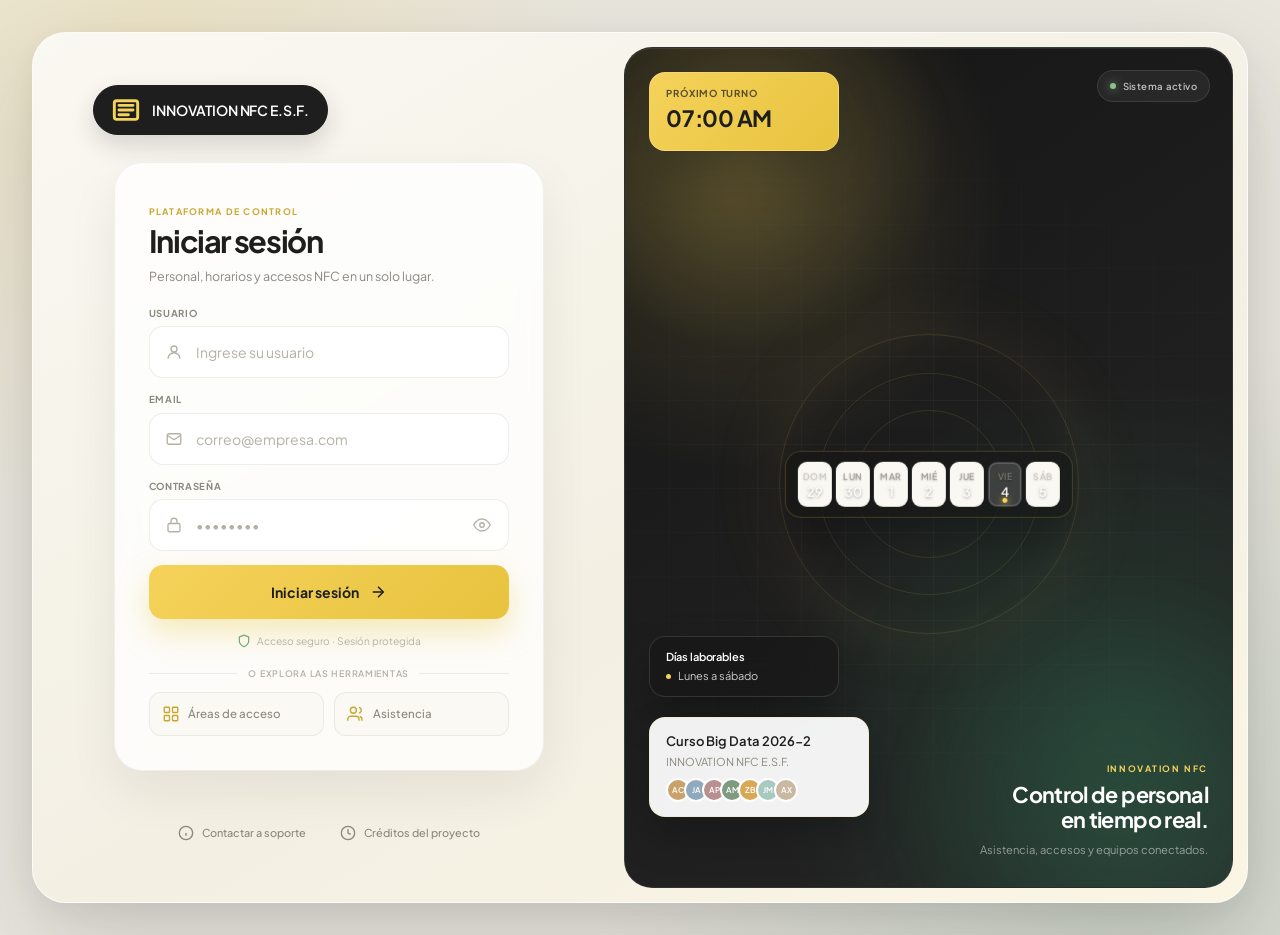
<file: index.html>
<!DOCTYPE html>
<html lang="es">
<head>
  <meta charset="UTF-8">
  <meta name="viewport" content="width=device-width, initial-scale=1.0">
  <meta name="description" content="INNOVATION NFC E.S.F - Sistema de Control de Personal">
  <meta name="theme-color" content="#FAF8F2">
  <title>INNOVATION NFC E.S.F — Iniciar Sesión</title>

  <link rel="preconnect" href="https://fonts.googleapis.com">
  <link rel="preconnect" href="https://fonts.gstatic.com" crossorigin>
  <link href="https://fonts.googleapis.com/css2?family=Plus+Jakarta+Sans:wght@400;500;600;700;800&display=swap" rel="stylesheet">

  <link rel="stylesheet" href="css/styles.css?v=20261102-login">

  <link rel="icon" type="image/svg+xml" href="data:image/svg+xml,%3Csvg xmlns='http://www.w3.org/2000/svg' viewBox='0 0 32 32'%3E%3Crect width='32' height='32' rx='8' fill='%23F5D25A'/%3E%3Ctext x='16' y='22' font-family='Arial' font-size='16' font-weight='bold' text-anchor='middle' fill='%231E1E1E'%3EN%3C/text%3E%3C/svg%3E">
</head>
<body class="login-page">
  <a href="#login-form" class="skip-link">Saltar al formulario principal</a>

  <main class="login-shell" role="main">
    <!-- ===== Left: Formulario ===== -->
    <section class="login-left" id="login-left">
      <div class="login-logo" aria-label="INNOVATION NFC E.S.F">
        <svg width="28" height="28" viewBox="0 0 24 24" fill="none" stroke="currentColor" stroke-width="2.5" stroke-linecap="round" stroke-linejoin="round" aria-hidden="true">
          <rect x="2" y="4" width="20" height="16" rx="2"/>
          <path d="M6 8h12M6 12h12M6 16h8"/>
        </svg>
        <span>INNOVATION NFC E.S.F.</span>
      </div>

      <div class="login-center">
        <div class="login-card">
          <header class="login-header">
            <span class="login-kicker">Plataforma de control</span>
            <h1 class="login-title">Iniciar sesión</h1>
            <p class="login-subtitle">Personal, horarios y accesos NFC en un solo lugar.</p>
          </header>

          <!-- Alert container -->
          <div id="login-alert" aria-live="polite"></div>

          <form id="login-form" class="login-form" novalidate>
            <div class="form-group">
              <label for="usuario" class="form-label">Usuario</label>
              <div class="login-input-wrap">
                <svg class="login-input-icon" viewBox="0 0 24 24" fill="none" stroke="currentColor" stroke-width="1.8" aria-hidden="true">
                  <circle cx="12" cy="8" r="4"/>
                  <path d="M4 21a8 8 0 0 1 16 0"/>
                </svg>
                <input
                  type="text"
                  id="usuario"
                  name="usuario"
                  class="form-input"
                  placeholder="Ingrese su usuario"
                  autocomplete="username"
                  required
                >
              </div>
              <div class="form-error" id="usuario-error" aria-live="polite"></div>
            </div>

            <div class="form-group">
              <label for="email" class="form-label">Email</label>
              <div class="login-input-wrap">
                <svg class="login-input-icon" viewBox="0 0 24 24" fill="none" stroke="currentColor" stroke-width="1.8" aria-hidden="true">
                  <rect x="3" y="5" width="18" height="14" rx="2"/>
                  <path d="m3 7 9 6 9-6"/>
                </svg>
                <input
                  type="email"
                  id="email"
                  name="email"
                  class="form-input"
                  placeholder="correo@empresa.com"
                  autocomplete="email"
                  autocapitalize="off"
                  required
                >
              </div>
              <div class="form-error" id="email-error" aria-live="polite"></div>
            </div>

            <div class="form-group">
              <label for="password" class="form-label">Contraseña</label>
              <div class="login-input-wrap">
                <svg class="login-input-icon" viewBox="0 0 24 24" fill="none" stroke="currentColor" stroke-width="1.8" aria-hidden="true">
                  <rect x="4" y="10" width="16" height="11" rx="2"/>
                  <path d="M8 10V7a4 4 0 0 1 8 0v3"/>
                </svg>
                <input
                  type="password"
                  id="password"
                  name="password"
                  class="form-input"
                  placeholder="••••••••"
                  autocomplete="current-password"
                  required
                >
                <button
                  type="button"
                  id="toggle-password"
                  class="input-toggle"
                  aria-label="Mostrar contraseña"
                  aria-pressed="false"
                >
                  <svg viewBox="0 0 24 24" fill="none" stroke="currentColor" stroke-width="1.8" width="18" height="18" aria-hidden="true">
                    <path d="M1 12s4-8 11-8 11 8 11 8-4 8-11 8-11-8-11-8z"/>
                    <circle cx="12" cy="12" r="3"/>
                  </svg>
                </button>
              </div>
              <div class="form-error" id="password-error" aria-live="polite"></div>
            </div>

            <button type="submit" id="login-submit" class="login-submit">
              <span>Iniciar sesión</span>
              <svg viewBox="0 0 24 24" fill="none" stroke="currentColor" stroke-width="2" aria-hidden="true">
                <line x1="5" y1="12" x2="19" y2="12"/>
                <polyline points="12 5 19 12 12 19"/>
              </svg>
            </button>
            <p class="login-security">
              <svg viewBox="0 0 24 24" fill="none" stroke="currentColor" stroke-width="2" aria-hidden="true">
                <path d="M12 22s8-4 8-10V5l-8-3-8 3v7c0 6 8 10 8 10z"/>
              </svg>
              Acceso seguro · Sesión protegida
            </p>
          </form>

          <div class="login-divider"><span>o explora las herramientas</span></div>

          <div class="login-social">
            <a href="areas.html" class="login-social-btn" aria-label="Áreas de acceso">
              <svg viewBox="0 0 24 24" fill="none" stroke="currentColor" stroke-width="1.8" aria-hidden="true">
                <rect x="3" y="3" width="7" height="7" rx="1"/>
                <rect x="14" y="3" width="7" height="7" rx="1"/>
                <rect x="3" y="14" width="7" height="7" rx="1"/>
                <rect x="14" y="14" width="7" height="7" rx="1"/>
              </svg>
              <span>Áreas de acceso</span>
            </a>
            <a href="asistencia.html" class="login-social-btn" aria-label="Asistencia">
              <svg viewBox="0 0 24 24" fill="none" stroke="currentColor" stroke-width="1.8" aria-hidden="true">
                <path d="M16 21v-2a4 4 0 0 0-4-4H5a4 4 0 0 0-4 4v2"/>
                <circle cx="8.5" cy="7" r="4"/>
                <path d="M20 21v-2a4 4 0 0 0-3-3.87"/>
                <path d="M16 3.13a4 4 0 0 1 0 7.75"/>
              </svg>
              <span>Asistencia</span>
            </a>
          </div>
        </div>
      </div>

      <footer class="login-foot">
        <button type="button" class="login-foot-btn" id="support-btn" aria-label="Contactar a soporte" aria-haspopup="dialog">
          <svg width="16" height="16" viewBox="0 0 24 24" fill="none" stroke="currentColor" stroke-width="2" aria-hidden="true">
            <circle cx="12" cy="12" r="10"/>
            <path d="M12 16v-4M12 8h.01"/>
          </svg>
          <span>Contactar a soporte</span>
        </button>
        <button type="button" class="login-foot-btn" id="credits-btn" aria-label="Créditos del proyecto" aria-haspopup="dialog">
          <svg width="16" height="16" viewBox="0 0 24 24" fill="none" stroke="currentColor" stroke-width="2" aria-hidden="true">
            <path d="M12 22c5.523 0 10-4.477 10-10S17.523 2 12 2 2 6.477 2 12s4.477 10 10 10z"/>
            <path d="M12 6v6l4 2"/>
          </svg>
          <span>Créditos del proyecto</span>
        </button>
      </footer>
    </section>

    <!-- ===== Right: Visual NFC futurista (100% CSS, sin imagen externa) ===== -->
    <section class="login-right" aria-hidden="true">
      <div class="login-visual-grid"></div>
      <div class="login-visual-glow login-visual-glow-gold"></div>
      <div class="login-visual-glow login-visual-glow-green"></div>
      <div class="login-visual-orbit"><span>NFC</span></div>
      <div class="login-visual-status"><span class="login-status-dot"></span> Sistema activo</div>

      <div class="visual-content">
        <!-- Tarjeta amarilla: Próximo turno (solo la hora) -->
        <div class="float-card task-card" id="card-task">
          <div class="task-card-title">Próximo turno</div>
          <div class="task-card-time" id="task-time">07:00 AM</div>
        </div>

        <!-- Tarjeta marrón: solo días laborables (compacta) -->
        <div class="float-card dark-card" id="card-workdays">
          <div class="dark-card-title">Días laborables</div>
          <div class="dark-card-shift" id="workdays">Lunes a sábado</div>
        </div>

        <!-- Calendario semanal: Lunes a Domingo (español) -->
        <div class="week-strip" id="week-strip" aria-label="Calendario de la semana">
          <!-- Se genera por JS -->
        </div>

        <!-- Tarjeta blanca: Curso Big Data 2026-2 -->
        <div class="float-card meeting-card" id="card-project">
          <div class="meeting-card-title">Curso Big Data 2026-2</div>
          <div class="meeting-card-time" id="project-desc">INNOVATION NFC E.S.F.</div>
          <div class="meeting-card-avatars" id="project-avatars"></div>
        </div>

        <div class="login-visual-caption">
          <span class="visual-caption-kicker">INNOVATION NFC</span>
          <strong>Control de personal<br>en tiempo real.</strong>
          <small>Asistencia, accesos y equipos conectados.</small>
        </div>
      </div>
    </section>
  </main>

  <!-- Modales: OCULTOS por defecto (hidden + .oculto). Solo el JS los abre. -->
  <div class="modal-overlay oculto" id="modal-support" role="dialog" aria-modal="true" aria-labelledby="modal-support-title" aria-hidden="true" hidden>
    <div class="modal-card login-modal">
      <div class="modal-header">
        <div>
          <span class="modal-eyebrow">Soporte</span>
          <h2 id="modal-support-title">Contactar a Soporte</h2>
        </div>
        <button type="button" class="modal-close" aria-label="Cerrar">✕</button>
      </div>
      <div class="modal-body">
        <p style="color:var(--color-text-secondary);margin-bottom:16px;">¿Necesitas ayuda? Completa el formulario y te responderemos pronto.</p>
        <form id="support-form" class="modal-form">
          <div class="form-group">
            <label for="support-name" class="form-label">Tu nombre</label>
            <input type="text" id="support-name" class="form-input" placeholder="Nombre y apellido" required>
          </div>
          <div class="form-group">
            <label for="support-email" class="form-label">Tu email</label>
            <input type="email" id="support-email" class="form-input" placeholder="tu@email.com" required>
          </div>
          <div class="form-group">
            <label for="support-subject" class="form-label">Asunto</label>
            <input type="text" id="support-subject" class="form-input" placeholder="¿En qué podemos ayudarte?" required>
          </div>
          <div class="form-group">
            <label for="support-message" class="form-label">Mensaje</label>
            <textarea id="support-message" class="form-input" rows="4" placeholder="Describe tu problema..." required></textarea>
          </div>
          <button type="submit" class="btn btn-primary btn-block">Enviar ticket</button>
        </form>
      </div>
    </div>
  </div>

  <div class="modal-overlay oculto" id="modal-credits" role="dialog" aria-modal="true" aria-labelledby="modal-credits-title" aria-hidden="true" hidden>
    <div class="modal-card login-modal">
      <div class="modal-header">
        <div>
          <span class="modal-eyebrow">Proyecto</span>
          <h2 id="modal-credits-title">Créditos del Proyecto</h2>
        </div>
        <button type="button" class="modal-close" aria-label="Cerrar">✕</button>
      </div>
      <div class="modal-body">
        <div class="credits-content">
          <h3 style="margin-bottom:12px;color:var(--color-text-primary);">INNOVATION NFC E.S.F.</h3>
          <p style="color:var(--color-text-secondary);margin-bottom:16px;font-size:0.9rem;">Sistema de Control de Personal y Accesos con Tecnología NFC</p>
          <div class="credits-grid">
            <div class="credit-item">
              <svg width="20" height="20" viewBox="0 0 24 24" fill="none" stroke="currentColor" stroke-width="2" style="color:var(--color-accent-500);"><path d="M12 22c5.523 0 10-4.477 10-10S17.523 2 12 2 2 6.477 2 12s4.477 10 10 10z"/><path d="M12 6v6l4 2"/></svg>
              <span>Desarrollo: Equipo INNOVATION NFC</span>
            </div>
            <div class="credit-item">
              <svg width="20" height="20" viewBox="0 0 24 24" fill="none" stroke="currentColor" stroke-width="2" style="color:var(--color-accent-500);"><rect x="2" y="3" width="20" height="14" rx="2"/><path d="M8 21h8M12 17v4"/></svg>
              <span>Frontend: HTML5, CSS3, JavaScript ES6+</span>
            </div>
            <div class="credit-item">
              <svg width="20" height="20" viewBox="0 0 24 24" fill="none" stroke="currentColor" stroke-width="2" style="color:var(--color-accent-500);"><path d="M4 7V4h16v3"/><path d="M9 20h6"/><path d="M12 4v16"/></svg>
              <span>Persistencia: localStorage del navegador</span>
            </div>
            <div class="credit-item">
              <svg width="20" height="20" viewBox="0 0 24 24" fill="none" stroke="currentColor" stroke-width="2" style="color:var(--color-accent-500);"><path d="M21 12.79A9 9 0 1 1 11.21 3 7 7 0 0 0 21 12.79z"/></svg>
              <span>Tecnología NFC: Web NFC API</span>
            </div>
          </div>
          <p style="margin-top:20px;padding-top:16px;border-top:1px solid var(--color-border-light);font-size:0.8rem;color:var(--color-text-tertiary);text-align:center;">Versión 1.0.0 — 2026</p>
        </div>
      </div>
    </div>
  </div>

  <script src="js/theme.js" defer></script>
  <script src="js/nfc-reader.js" defer></script>
  <script src="js/session.js" defer></script>
  <script src="js/login.js" defer></script>
</body>
</html>
</file>
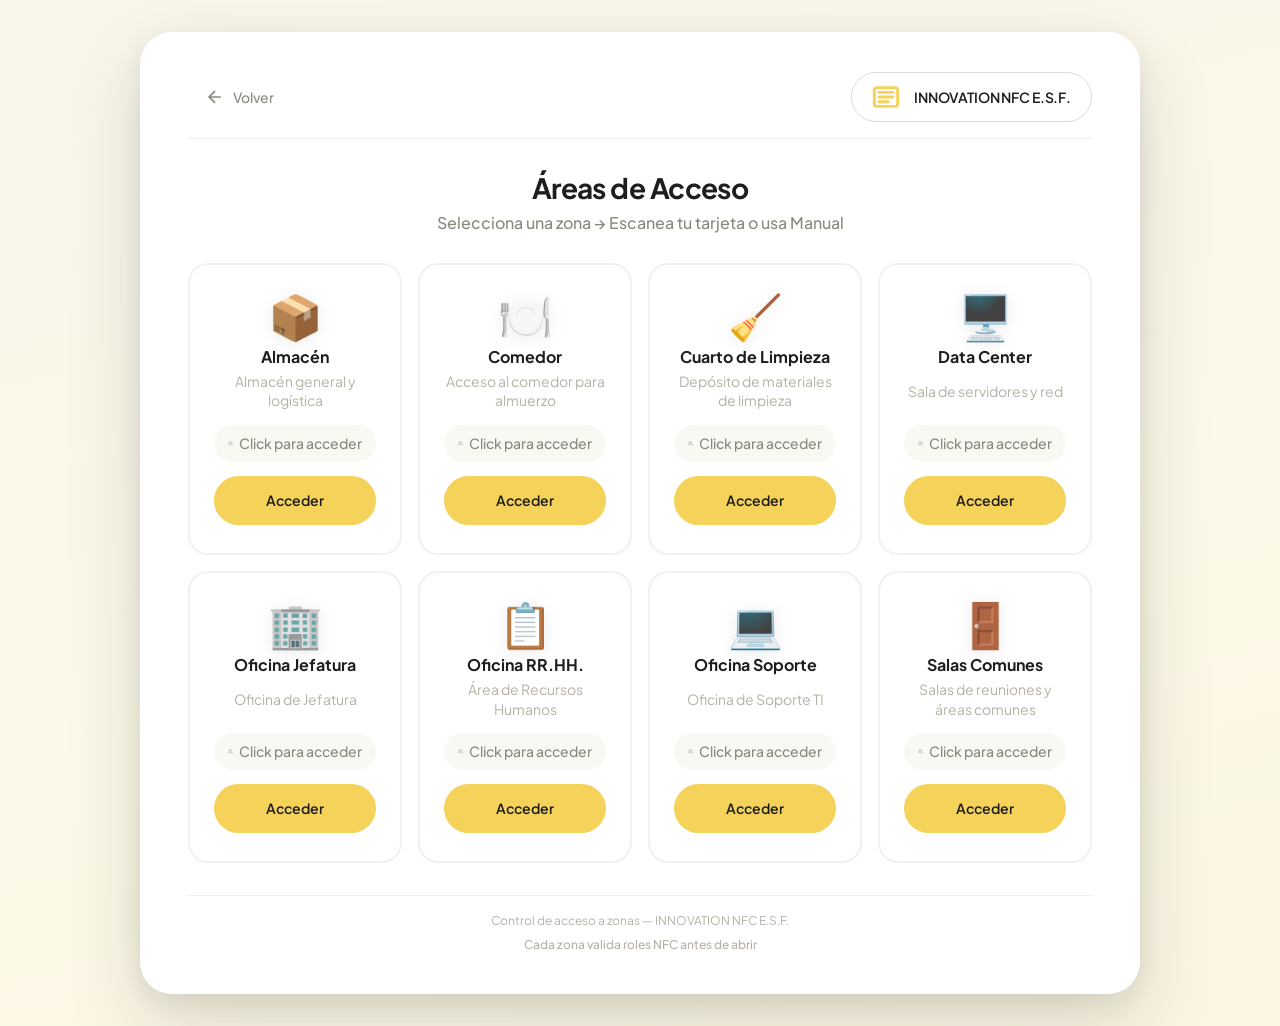
<file: areas.html>
<!DOCTYPE html>
<html lang="es">
<head>
  <meta charset="UTF-8">
  <meta name="viewport" content="width=device-width, initial-scale=1.0">
  <meta name="description" content="INNOVATION NFC E.S.F - Áreas de Acceso (Control NFC)">
  <meta name="theme-color" content="#FAF8F2">
  <title>Áreas de Acceso - INNOVATION NFC E.S.F</title>

  <link rel="preconnect" href="https://fonts.googleapis.com">
  <link rel="preconnect" href="https://fonts.gstatic.com" crossorigin>
  <link href="https://fonts.googleapis.com/css2?family=Plus+Jakarta+Sans:wght@400;500;600;700;800&display=swap" rel="stylesheet">

  <link rel="stylesheet" href="css/styles.css">

  <link rel="icon" type="image/svg+xml" href="data:image/svg+xml,%3Csvg xmlns='http://www.w3.org/2000/svg' viewBox='0 0 32 32'%3E%3Crect width='32' height='32' rx='8' fill='%23F5D25A'/%3E%3Ctext x='16' y='22' font-family='Arial' font-size='16' font-weight='bold' text-anchor='middle' fill='%231E1E1E'%3EN%3C/text%3E%3C/svg%3E">
</head>
<body class="nfc-page">
  <a href="#main-content" class="skip-link">Saltar al contenido principal</a>

  <main id="main-content" class="nfc-shell" role="main">
    <!-- Header -->
    <header class="nfc-header">
      <a href="index.html" class="nfc-back" aria-label="Volver al login">
        <svg width="20" height="20" viewBox="0 0 24 24" fill="none" stroke="currentColor" stroke-width="2" aria-hidden="true">
          <path d="M19 12H5M12 5l-7 7 7 7"/>
        </svg>
        <span>Volver</span>
      </a>
      <div class="nfc-logo" aria-label="INNOVATION NFC E.S.F">
        <svg width="28" height="28" viewBox="0 0 24 24" fill="none" stroke="currentColor" stroke-width="2.5" stroke-linecap="round" stroke-linejoin="round" aria-hidden="true">
          <rect x="2" y="4" width="20" height="16" rx="2"/>
          <path d="M6 8h12M6 12h12M6 16h8"/>
        </svg>
        <span>INNOVATION NFC E.S.F.</span>
      </div>
    </header>

    <!-- Grid de zonas -->
    <section class="areas-grid-section" aria-labelledby="areas-title">
      <header class="areas-header">
        <h1 id="areas-title" class="areas-title">Áreas de Acceso</h1>
        <p class="areas-subtitle">Selecciona una zona → Escanea tu tarjeta o usa Manual</p>
      </header>

      <div class="areas-grid" id="areasGrid" role="list">
        <!-- Se genera por JS -->
      </div>
    </section>

    <footer class="nfc-footer">
      <p>Control de acceso a zonas — INNOVATION NFC E.S.F.</p>
      <p class="nfc-footer-hint">Cada zona valida roles NFC antes de abrir</p>
    </footer>
  </main>

  <!-- ===== MODAL: Método (Escanear NFC / Manual) ===== -->
  <div class="nfc-modal-overlay oculto" id="modalMetodo" role="dialog" aria-modal="true" aria-labelledby="modalMetodoTitle" hidden>
    <div class="nfc-modal-card">
      <div class="nfc-modal-header">
        <h3 id="modalMetodoTitle">Acceso a zona</h3>
        <button type="button" class="nfc-modal-close" aria-label="Cancelar">✕</button>
      </div>
      <div class="nfc-modal-body" style="display:flex;flex-direction:column;gap:12px;">
        <p style="color:var(--color-text-secondary);margin:0;font-size:.9rem;text-align:center;">
          Zona: <strong id="modalMetodoZona" style="color:var(--color-text-primary);"></strong>
        </p>
        
        <!-- Opción 1: Escanear NFC -->
        <button type="button" class="nfc-metodo-btn nfc-metodo-btn--nfc" id="btnMetodoNFC">
          <span style="font-size:2rem;">📡</span>
          <div style="flex:1;">
            <strong style="color:var(--color-text-primary);display:block;margin-bottom:4px;">Escanear tarjeta NFC</strong>
            <small style="color:var(--color-text-tertiary);">Acerca tu tarjeta al lector de la zona</small>
          </div>
        </button>

        <!-- Opción 2: Manual -->
        <button type="button" class="nfc-metodo-btn nfc-metodo-btn--manual" id="btnMetodoManual">
          <span style="font-size:2rem;">👤</span>
          <div style="flex:1;">
            <strong style="color:var(--color-text-primary);display:block;margin-bottom:4px;">Seleccionar empleado manualmente</strong>
            <small style="color:var(--color-text-tertiary);">Elige de la lista (50 empleados, 7 reales primero)</small>
          </div>
        </button>
      </div>
    </div>
  </div>

  <!-- ===== SUB-MODAL: Escaneo NFC ===== -->
  <div class="nfc-modal-overlay oculto" id="modalEscaneo" role="dialog" aria-modal="true" aria-labelledby="scanTextEscaneo" aria-live="assertive" hidden>
    <div class="nfc-modal-card nfc-modal-card--scan" style="max-width:340px;">
      <button type="button" class="nfc-modal-close nfc-scan-close" id="btnCerrarEscaneo" aria-label="Cerrar escaneo">✕</button>
      <div class="nfc-modal-body" style="padding:32px 24px;text-align:center;">
        <div class="scan-ring-large" aria-hidden="true" style="margin:0 auto 20px;"></div>
        <p class="scan-text-large" id="scanTextEscaneo" style="margin:0 0 8px;">Escaneando tarjeta...</p>
        <p class="scan-zona" id="scanZonaEscaneo" style="margin:0 0 20px;">Zona: —</p>
        <button type="button" class="scan-cancel-large" id="btnCancelarEscaneo" style="width:100%;">Cancelar</button>
      </div>
    </div>
  </div>

  <!-- ===== SUB-MODAL: Lista empleados (Manual - 50 empleados) ===== -->
  <div class="nfc-modal-overlay oculto" id="modalEmpleados" role="dialog" aria-modal="true" aria-labelledby="modalEmpTitle" hidden>
    <div class="nfc-modal-card">
      <div class="nfc-modal-header">
        <h3 id="modalEmpTitle">Seleccionar empleado</h3>
        <button type="button" class="nfc-modal-close" aria-label="Cancelar">✕</button>
      </div>
      <div class="nfc-modal-body nfc-modal-body--lista" id="modalEmpBody" style="padding:20px;"></div>
    </div>
  </div>

  <script src="js/nfc-reader.js" defer></script>
  <script>
    let zonaActual = null;

    document.addEventListener('DOMContentLoaded', async () => {
      if (!window.NFCReader) return;

      await window.NFCReader.init();
      renderZonas();

      // Botones del modal método
      document.getElementById('btnMetodoNFC').addEventListener('click', () => iniciarEscaneoZona());
      document.getElementById('btnMetodoManual').addEventListener('click', () => abrirModalEmpleadosZona());

      // Cerrar modales (la X del escaneo vuelve al menú, no cierra todo)
      document.querySelectorAll('.nfc-modal-close').forEach(btn => {
        if (btn.classList.contains('nfc-scan-close')) return;
        btn.addEventListener('click', cerrarTodosModales);
      });
      document.getElementById('btnCerrarEscaneo').addEventListener('click', volverAlMetodoZona);
      document.querySelectorAll('.nfc-modal-overlay').forEach(overlay => {
        overlay.addEventListener('click', (e) => {
          if (e.target !== overlay) return;
          if (overlay.id === 'modalEscaneo') volverAlMetodoZona();
          else cerrarTodosModales();
        });
      });

      // Cancelar / Volver desde el escaneo
      document.getElementById('btnCancelarEscaneo').addEventListener('click', volverAlMetodoZona);

      // ESC cierra todo
      document.addEventListener('keydown', (e) => {
        if (e.key === 'Escape') {
          window.NFCReader.cancelarEscaneo();
          cerrarTodosModales();
        }
      });
    });

    function renderZonas() {
      const grid = document.getElementById('areasGrid');
      if (!grid) return;

      const zonas = window.NFCReader.getZonas();

      grid.innerHTML = zonas.map(zona => `
        <article class="area-card" role="listitem" data-zona="${zona.id}">
          <div class="area-icon" aria-hidden="true">${zona.icono}</div>
          <h3 class="area-name">${zona.nombre}</h3>
          <p class="area-desc">${zona.descripcion}</p>
          <div class="area-roles">
            <svg width="14" height="14" viewBox="0 0 24 24" fill="none" stroke="currentColor" stroke-width="2" aria-hidden="true"><path d="M17 21v-2a4 4 0 0 0-4-4H5a4 4 0 0 0-4 4v2"/><circle cx="9" cy="7" r="4"/><path d="M23 21v-2a4 4 0 0 0-3-3.87"/><path d="M16 3.13a4 4 0 0 1 0 7.75"/></svg>
            <span>Click para acceder</span>
          </div>
          <button type="button" class="area-btn" data-zona="${zona.id}" aria-label="Acceder a ${zona.nombre}">
            Acceder
          </button>
        </article>
      `).join('');

      // Bind botones
      grid.querySelectorAll('.area-btn').forEach(btn => {
        btn.addEventListener('click', () => abrirModalMetodoZona(btn.dataset.zona));
      });
    }

    function abrirModalMetodoZona(zonaId) {
      zonaActual = zonaId;
      const zona = window.NFCReader.getZonas().find(z => z.id === zonaId);
      if (!zona) return;

      document.getElementById('modalMetodoZona').textContent = `${zona.icono} ${zona.nombre}`;
      
      const modal = document.getElementById('modalMetodo');
      modal.classList.remove('oculto');
      modal.hidden = false;
      requestAnimationFrame(() => modal.classList.add('show'));
    }

    async function iniciarEscaneoZona() {
      cerrarModalMetodo();
      const zona = window.NFCReader.getZonas().find(z => z.id === zonaActual);

      const modal = document.getElementById('modalEscaneo');
      const texto = document.getElementById('scanTextEscaneo');
      texto.textContent = 'Escaneando tarjeta...';
      texto.style.color = '';
      document.getElementById('scanZonaEscaneo').textContent = `Zona: ${zona?.nombre || zonaActual || '—'}`;

      modal.classList.remove('oculto');
      modal.hidden = false;
      requestAnimationFrame(() => modal.classList.add('show'));

      try {
        const resultado = await window.NFCReader.escanearTarjeta({
          onStart: () => {
            texto.textContent = 'Escaneando tarjeta...';
            texto.style.color = '';
          }
        });

        if (resultado.error === 'CANCELADO') {
          // Si la cancelación no vino del botón Volver, no dejar el modal colgado.
          if (document.getElementById('modalMetodo').hidden) cerrarModalEscaneo();
          return;
        }

        if (resultado.error || !resultado.empleado) {
          // El error se queda en el modal; el usuario decide volver o usar manual.
          mostrarErrorEscaneoZona(mensajeErrorEscaneo(resultado));
          return;
        }

        // Validar acceso a zona con la lógica centralizada.
        if (!window.NFCReader.tieneAcceso(resultado.empleado, zona)) {
          mostrarErrorEscaneoZona(`Acceso denegado: ${resultado.empleado.nombre} no tiene permiso para ${zona?.nombre || zonaActual}.`);
          return;
        }

        cerrarModalEscaneo();
        await procesarAccesoConEmpleado(zonaActual, resultado.empleado);

      } catch (err) {
        console.error('[Áreas] Error escaneo:', err);
        mostrarErrorEscaneoZona('Error inesperado: ' + err.message);
      }
    }

    function mensajeErrorEscaneo(resultado) {
      switch (resultado.error) {
        case 'NFC_NO_SOPORTADO':
          return 'Este dispositivo no tiene lector NFC. Usa "Seleccionar empleado manualmente".';
        case 'PERMISO_DENEGADO':
        case 'NFC_PERMISO_DENEGADO':
          return 'Permiso NFC denegado. Usa "Seleccionar empleado manualmente".';
        case 'TIMEOUT':
        case 'NFC_TIMEOUT':
          return 'Tiempo agotado. No se detectó ninguna tarjeta.';
        case 'TARJETA_NO_REGISTRADA':
          return `Tarjeta no registrada (UID: ${resultado.uid || '—'}). Usa "Seleccionar empleado manualmente".`;
        case 'NFC_SIN_TEXTO':
        case 'NFC_ERROR_LECTURA':
          return 'No se pudo leer la tarjeta. Intenta de nuevo o usa "Seleccionar empleado manualmente".';
        default:
          return 'No se pudo leer la tarjeta. Usa "Seleccionar empleado manualmente".';
      }
    }

    function mostrarErrorEscaneoZona(mensaje) {
      const texto = document.getElementById('scanTextEscaneo');
      texto.textContent = mensaje;
      texto.style.color = '#D97757';
      document.getElementById('btnCancelarEscaneo').textContent = 'Volver al menú';
    }

    function abrirModalEmpleadosZona() {
      cerrarModalMetodo();
      cerrarModalEscaneo();

      const empleados = window.NFCReader.getEmpleadosOrdenados();
      const zona = window.NFCReader.getZonas().find(z => z.id === zonaActual);
      const modal = document.getElementById('modalEmpleados');
      const body = document.getElementById('modalEmpBody');

      // Comedor y Salas Comunes permiten a todos; el resto valida rolNFC.
      const esZonaComun = zona?.rolesPermitidos?.includes('todos');

      body.innerHTML = `
        <p style="color:var(--color-text-secondary);margin:0 0 16px;font-size:.9rem;text-align:center;">
          Zona: <strong style="color:var(--color-text-primary);">${zona?.icono || ''} ${zona?.nombre || zonaActual}</strong><br>
          Empleados: ${empleados.length} (7 reales primero). ${esZonaComun ? 'Todos tienen acceso.' : 'Sin acceso = click muestra denegado.'}
        </p>
        <div class="nfc-empleados-lista">
          ${empleados.map(emp => {
            const numero = parseInt(String(emp.id).replace(/\D/g, ''), 10);
            const grupo = emp.esReal ? 'Real' : (numero <= 20 ? 'Equipo' : 'Simulado');
            const icono = emp.esReal ? '✅' : (numero <= 20 ? '👥' : '🤖');
            const tieneAcceso = window.NFCReader.tieneAcceso(emp, zona);
            return `
              <button type="button" class="nfc-emp-btn" data-id="${emp.id}">
                <span style="font-size:1.5rem;">${icono}</span>
                <div style="flex:1;">
                  <strong style="color:var(--color-text-primary);">${emp.nombre}</strong><br>
                  <small style="color:var(--color-text-tertiary);">${emp.area} · ${emp.rolNFC || emp.rol} · ${grupo}${!tieneAcceso ? ' · Sin acceso' : ''}</small>
                </div>
              </button>
            `;
          }).join('')}
        </div>
      `;

      modal.classList.remove('oculto');
      modal.hidden = false;
      requestAnimationFrame(() => modal.classList.add('show'));

      body.querySelectorAll('.nfc-emp-btn').forEach(btn => {
        btn.onclick = () => {
          const emp = empleados.find(e => e.id === btn.dataset.id);

          if (!window.NFCReader.tieneAcceso(emp, zona)) {
            // Mostrar denegado sin cerrar la lista.
            mostrarToast(`⛔ Acceso denegado: ${emp.nombre} no tiene permiso para ${zona?.nombre || zonaActual}`, 'error', 4000);
            return;
          }

          cerrarModalEmpleados();
          procesarAccesoConEmpleado(zonaActual, emp);
        };
      });
    }

    async function procesarAccesoConEmpleado(zonaId, empleado) {
      try {
        const registro = await window.NFCReader.registrarAccesoZona(zonaId, empleado.uidNFC);
        const zonas = window.NFCReader.getZonas();
        const zona = zonas.find(z => z.id === zonaId);
        mostrarToast(`✅ Acceso a ${zona.nombre} — ${empleado.nombre} (${registro.duracionMin} min)`, 'success');

        // Animación en tarjeta
        const card = document.querySelector(`.area-card[data-zona="${zonaId}"]`);
        if (card) {
          card.style.boxShadow = '0 0 0 3px #8FBF8F';
          setTimeout(() => { card.style.boxShadow = ''; }, 1000);
        }
      } catch (err) {
        mostrarToast(err.message, 'error');
      }
    }

    function volverAlMetodoZona() {
      window.NFCReader.cancelarEscaneo();
      cerrarModalEscaneo();
      if (zonaActual) {
        abrirModalMetodoZona(zonaActual);
      }
    }

    function cerrarModalMetodo() {
      const modal = document.getElementById('modalMetodo');
      modal.classList.remove('show');
      modal.hidden = true;
      modal.classList.add('oculto');
    }

    function cerrarModalEscaneo() {
      const modal = document.getElementById('modalEscaneo');
      modal.classList.remove('show');
      modal.hidden = true;
      modal.classList.add('oculto');
      // Reset modal
      document.getElementById('btnCancelarEscaneo').textContent = 'Cancelar';
      const texto = document.getElementById('scanTextEscaneo');
      texto.textContent = 'Escaneando tarjeta...';
      texto.style.color = '';
    }

    function cerrarModalEmpleados() {
      const modal = document.getElementById('modalEmpleados');
      modal.classList.remove('show');
      modal.hidden = true;
      modal.classList.add('oculto');
    }

    function cerrarTodosModales() {
      window.NFCReader.cancelarEscaneo();
      cerrarModalMetodo();
      cerrarModalEscaneo();
      cerrarModalEmpleados();
    }

    function mostrarToast(mensaje, tipo = 'info', duracion = 3000) {
      const colors = { success: '#8FBF8F', warning: '#F5D25A', error: '#D97757', info: '#1E1E1E' };
      let container = document.getElementById('toast-container');
      if (!container) {
        container = document.createElement('div');
        container.id = 'toast-container';
        container.style.cssText = 'position:fixed;top:1rem;right:1rem;z-index:9999;display:flex;flex-direction:column;gap:.5rem;pointer-events:none;';
        document.body.appendChild(container);
      }
      const item = document.createElement('div');
      item.textContent = mensaje;
      item.style.cssText = `background:${colors[tipo] || colors.info};color:${tipo === 'warning' ? '#1E1E1E' : '#FFFFFF'};padding:.8rem 1.1rem;border-radius:999px;box-shadow:0 16px 34px rgba(30,30,30,.18);font-size:.8rem;font-weight:500;pointer-events:auto;animation:slideIn .3s ease;`;
      container.appendChild(item);
      setTimeout(() => { item.style.animation = 'slideOut .3s ease forwards'; setTimeout(() => item.remove(), 300); }, duracion);
      if (!document.getElementById('toast-styles')) {
        const style = document.createElement('style');
        style.id = 'toast-styles';
        style.textContent = `@keyframes slideIn {from{opacity:0;transform:translateX(20px)}to{opacity:1;transform:translateX(0)}}@keyframes slideOut {from{opacity:1;transform:translateX(0)}to{opacity:0;transform:translateX(20px)}}`;
        document.head.appendChild(style);
      }
    }
  </script>
</body>
</html>
</file>
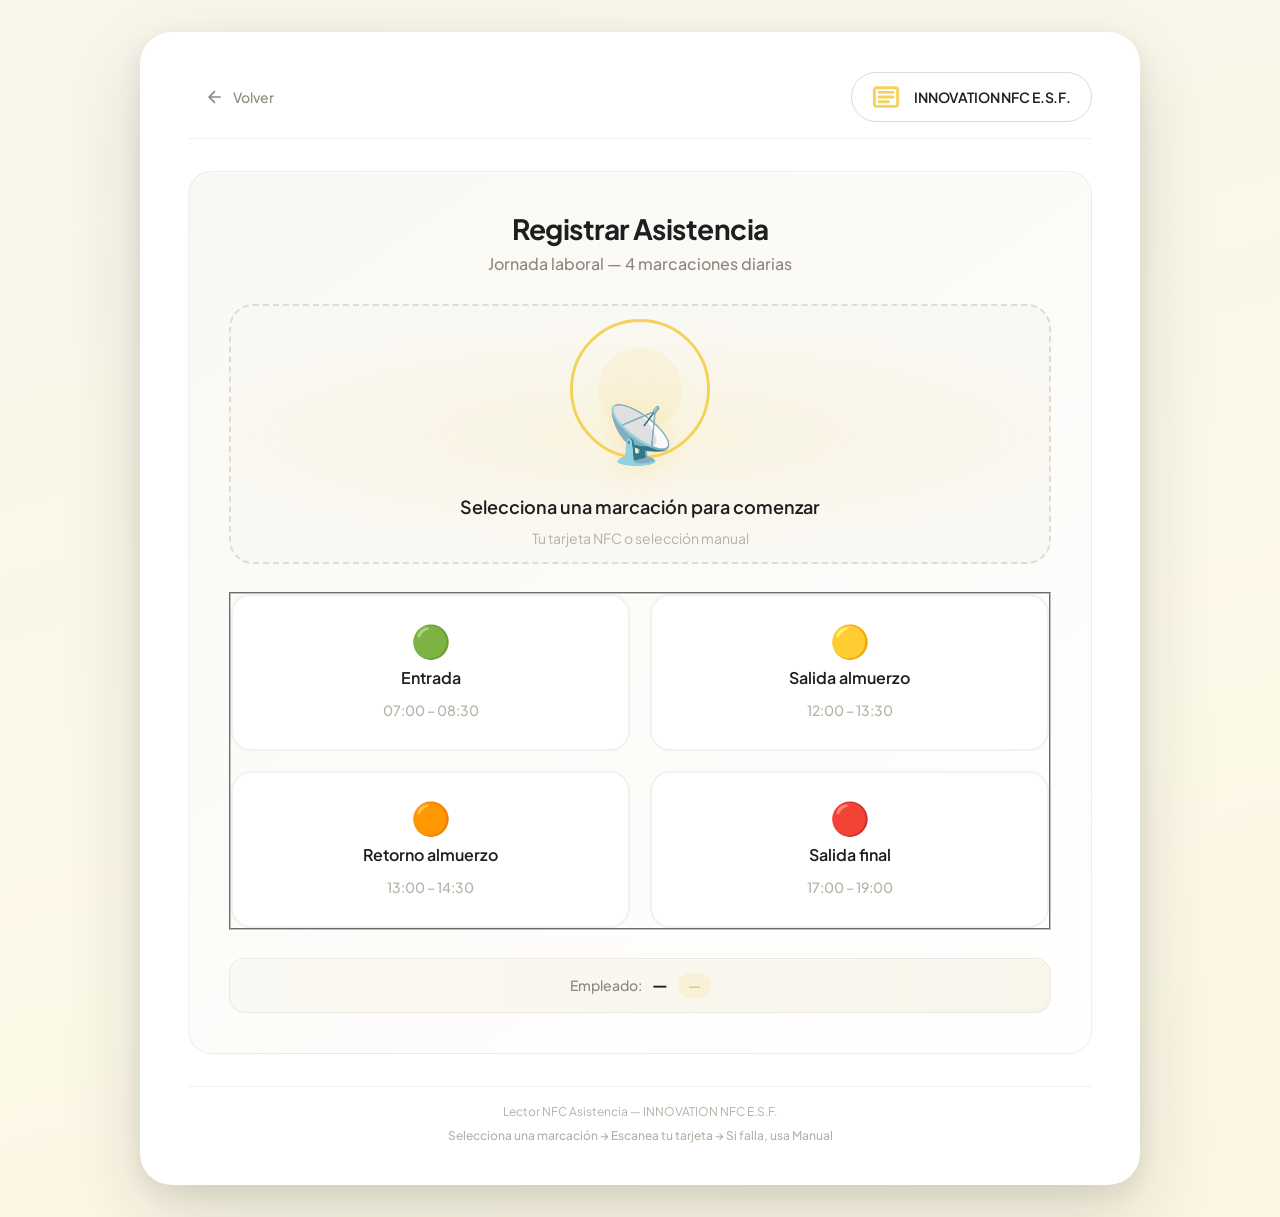
<file: asistencia.html>
<!DOCTYPE html>
<html lang="es">
<head>
  <meta charset="UTF-8">
  <meta name="viewport" content="width=device-width, initial-scale=1.0">
  <meta name="description" content="INNOVATION NFC E.S.F - Asistencia (Jornada Laboral)">
  <meta name="theme-color" content="#FAF8F2">
  <title>Asistencia - INNOVATION NFC E.S.F</title>

  <link rel="preconnect" href="https://fonts.googleapis.com">
  <link rel="preconnect" href="https://fonts.gstatic.com" crossorigin>
  <link href="https://fonts.googleapis.com/css2?family=Plus+Jakarta+Sans:wght@400;500;600;700;800&display=swap" rel="stylesheet">

  <link rel="stylesheet" href="css/styles.css">

  <link rel="icon" type="image/svg+xml" href="data:image/svg+xml,%3Csvg xmlns='http://www.w3.org/2000/svg' viewBox='0 0 32 32'%3E%3Crect width='32' height='32' rx='8' fill='%23F5D25A'/%3E%3Ctext x='16' y='22' font-family='Arial' font-size='16' font-weight='bold' text-anchor='middle' fill='%231E1E1E'%3EN%3C/text%3E%3C/svg%3E">
</head>
<body class="nfc-page">
  <a href="#main-content" class="skip-link">Saltar al contenido principal</a>

  <main id="main-content" class="nfc-shell" role="main">
    <!-- Header -->
    <header class="nfc-header">
      <a href="index.html" class="nfc-back" aria-label="Volver al login">
        <svg width="20" height="20" viewBox="0 0 24 24" fill="none" stroke="currentColor" stroke-width="2" aria-hidden="true">
          <path d="M19 12H5M12 5l-7 7 7 7"/>
        </svg>
        <span>Volver</span>
      </a>
      <div class="nfc-logo" aria-label="INNOVATION NFC E.S.F">
        <svg width="28" height="28" viewBox="0 0 24 24" fill="none" stroke="currentColor" stroke-width="2.5" stroke-linecap="round" stroke-linejoin="round" aria-hidden="true">
          <rect x="2" y="4" width="20" height="16" rx="2"/>
          <path d="M6 8h12M6 12h12M6 16h8"/>
        </svg>
        <span>INNOVATION NFC E.S.F.</span>
      </div>
    </header>

    <!-- Tarjeta principal -->
    <section class="nfc-reader-card" aria-labelledby="reader-title">
      <div class="nfc-reader-head">
        <h1 id="reader-title" class="nfc-reader-title">Registrar Asistencia</h1>
        <p class="nfc-reader-subtitle">Jornada laboral — 4 marcaciones diarias</p>
      </div>

      <!-- Área de escaneo visual -->
      <div class="nfc-scan-area" id="scanArea" role="status" aria-live="polite">
        <div class="nfc-ring" aria-hidden="true">
          <div class="nfc-ring-inner"></div>
        </div>
        <div class="nfc-icon" aria-hidden="true" id="nfcIcon">📡</div>
        <p class="nfc-status" id="nfcStatus">Selecciona una marcación para comenzar</p>
        <p class="nfc-hint" id="nfcHint">Tu tarjeta NFC o selección manual</p>
      </div>

      <!-- Botones de marcación (4 fijas) -->
      <fieldset class="nfc-marcaciones" aria-label="Tipos de marcación de jornada">
        <legend class="visually-hidden">Tipo de marcación</legend>

        <button type="button" class="nfc-marcacion-btn" data-tipo="entrada" data-zona="principal" id="btnEntrada" aria-describedby="descEntrada">
          <span class="marcacion-icon" aria-hidden="true">🟢</span>
          <span class="marcacion-label">Entrada</span>
          <span class="marcacion-horario" id="descEntrada">07:00 – 08:30</span>
        </button>

        <button type="button" class="nfc-marcacion-btn" data-tipo="almuerzo_salida" data-zona="comedor" id="btnAlmuerzoSalida" aria-describedby="descAlmuerzoSalida">
          <span class="marcacion-icon" aria-hidden="true">🟡</span>
          <span class="marcacion-label">Salida almuerzo</span>
          <span class="marcacion-horario" id="descAlmuerzoSalida">12:00 – 13:30</span>
        </button>

        <button type="button" class="nfc-marcacion-btn" data-tipo="almuerzo_retorno" data-zona="comedor" id="btnAlmuerzoRetorno" aria-describedby="descAlmuerzoRetorno">
          <span class="marcacion-icon" aria-hidden="true">🟠</span>
          <span class="marcacion-label">Retorno almuerzo</span>
          <span class="marcacion-horario" id="descAlmuerzoRetorno">13:00 – 14:30</span>
        </button>

        <button type="button" class="nfc-marcacion-btn" data-tipo="salida" data-zona="principal" id="btnSalida" aria-describedby="descSalida">
          <span class="marcacion-icon" aria-hidden="true">🔴</span>
          <span class="marcacion-label">Salida final</span>
          <span class="marcacion-horario" id="descSalida">17:00 – 19:00</span>
        </button>
      </fieldset>

      <!-- Resultado -->
      <div class="nfc-result oculto" id="nfcResult" role="alert" aria-live="assertive"></div>

      <!-- Empleado actual -->
      <div class="nfc-current-user" id="currentUser" aria-live="polite">
        <span class="current-user-label">Empleado:</span>
        <span class="current-user-name" id="currentUserName">—</span>
        <span class="current-user-area" id="currentUserArea">—</span>
      </div>
    </section>

    <footer class="nfc-footer">
      <p>Lector NFC Asistencia — INNOVATION NFC E.S.F.</p>
      <p class="nfc-footer-hint">Selecciona una marcación → Escanea tu tarjeta → Si falla, usa Manual</p>
    </footer>
  </main>

  <!-- ===== MODAL: Método (Escanear NFC / Manual) ===== -->
  <div class="nfc-modal-overlay oculto" id="modalMetodo" role="dialog" aria-modal="true" aria-labelledby="modalMetodoTitle" hidden>
    <div class="nfc-modal-card">
      <div class="nfc-modal-header">
        <h3 id="modalMetodoTitle">¿Cómo registrar?</h3>
        <button type="button" class="nfc-modal-close" aria-label="Cancelar">✕</button>
      </div>
      <div class="nfc-modal-body" style="display:flex;flex-direction:column;gap:12px;">
        <p style="color:var(--color-text-secondary);margin:0;font-size:.9rem;text-align:center;">
          Marcación: <strong id="modalMetodoTipo" style="color:var(--color-text-primary);"></strong>
        </p>
        
        <!-- Opción 1: Escanear NFC -->
        <button type="button" class="nfc-metodo-btn nfc-metodo-btn--nfc" id="btnMetodoNFC">
          <span style="font-size:2rem;">📡</span>
          <div style="flex:1;">
            <strong style="color:var(--color-text-primary);display:block;margin-bottom:4px;">Escanear tarjeta NFC</strong>
            <small style="color:var(--color-text-tertiary);">Acerca tu tarjeta al lector</small>
          </div>
        </button>

        <!-- Opción 2: Manual -->
        <button type="button" class="nfc-metodo-btn nfc-metodo-btn--manual" id="btnMetodoManual">
          <span style="font-size:2rem;">👤</span>
          <div style="flex:1;">
            <strong style="color:var(--color-text-primary);display:block;margin-bottom:4px;">Seleccionar empleado manualmente</strong>
            <small style="color:var(--color-text-tertiary);">Elige de la lista (50 empleados, 7 reales primero)</small>
          </div>
        </button>
      </div>
    </div>
  </div>

  <!-- ===== SUB-MODAL: Escaneo NFC ===== -->
  <div class="nfc-modal-overlay oculto" id="modalEscaneo" role="dialog" aria-modal="true" aria-labelledby="scanTextEscaneo" aria-live="assertive" hidden>
    <div class="nfc-modal-card nfc-modal-card--scan" style="max-width:340px;">
      <button type="button" class="nfc-modal-close nfc-scan-close" id="btnCerrarEscaneo" aria-label="Cerrar escaneo">✕</button>
      <div class="nfc-modal-body" style="padding:32px 24px;text-align:center;">
        <div class="scan-ring-large" aria-hidden="true" style="margin:0 auto 20px;"></div>
        <p class="scan-text-large" id="scanTextEscaneo" style="margin:0 0 8px;">Escaneando tarjeta...</p>
        <p class="scan-zona" id="scanTipoEscaneo" style="margin:0 0 20px;">Marcación: —</p>
        <button type="button" class="scan-cancel-large" id="btnCancelarEscaneo" style="width:100%;">Cancelar</button>
      </div>
    </div>
  </div>

  <!-- ===== SUB-MODAL: Lista empleados (Manual - 50 empleados) ===== -->
  <div class="nfc-modal-overlay oculto" id="modalEmpleados" role="dialog" aria-modal="true" aria-labelledby="modalEmpTitle" hidden>
    <div class="nfc-modal-card">
      <div class="nfc-modal-header">
        <h3 id="modalEmpTitle">Seleccionar empleado</h3>
        <button type="button" class="nfc-modal-close" aria-label="Cancelar">✕</button>
      </div>
      <div class="nfc-modal-body nfc-modal-body--lista" id="modalEmpBody" style="padding:20px;"></div>
    </div>
  </div>

  <script src="js/nfc-reader.js" defer></script>
  <script>
    // Estado
    let tipoMarcacionActual = null;
    let zonaMarcacionActual = null;

    const TIPOS_MARCACION = {
      entrada: { label: 'Entrada', icono: '🟢', color: '#8FBF8F' },
      almuerzo_salida: { label: 'Salida almuerzo', icono: '🟡', color: '#F5D25A' },
      almuerzo_retorno: { label: 'Retorno almuerzo', icono: '🟠', color: '#E8A83F' },
      salida: { label: 'Salida final', icono: '🔴', color: '#D97757' }
    };

    document.addEventListener('DOMContentLoaded', async () => {
      if (!window.NFCReader) return;

      await window.NFCReader.init();

      // Bind botones de marcación
      document.querySelectorAll('.nfc-marcacion-btn').forEach(btn => {
        btn.addEventListener('click', () => abrirModalMetodo(btn.dataset.tipo, btn.dataset.zona));
      });

      // Botones del modal método
      document.getElementById('btnMetodoNFC').addEventListener('click', () => iniciarEscaneoNFC());
      document.getElementById('btnMetodoManual').addEventListener('click', () => abrirModalEmpleados());

      // Cerrar modales (la X del escaneo vuelve al menú, no cierra todo)
      document.querySelectorAll('.nfc-modal-close').forEach(btn => {
        if (btn.classList.contains('nfc-scan-close')) return;
        btn.addEventListener('click', cerrarTodosModales);
      });
      document.getElementById('btnCerrarEscaneo').addEventListener('click', volverAlMetodo);
      document.querySelectorAll('.nfc-modal-overlay').forEach(overlay => {
        overlay.addEventListener('click', (e) => {
          if (e.target !== overlay) return;
          if (overlay.id === 'modalEscaneo') volverAlMetodo();
          else cerrarTodosModales();
        });
      });

      // Cancelar / Volver desde el escaneo
      document.getElementById('btnCancelarEscaneo').addEventListener('click', volverAlMetodo);

      // ESC cierra todo
      document.addEventListener('keydown', (e) => {
        if (e.key === 'Escape') {
          window.NFCReader.cancelarEscaneo();
          cerrarTodosModales();
        }
      });
    });

    function abrirModalMetodo(tipo, zona) {
      tipoMarcacionActual = tipo;
      zonaMarcacionActual = zona;
      const config = TIPOS_MARCACION[tipo];
      
      document.getElementById('modalMetodoTipo').textContent = `${config.icono} ${config.label}`;
      
      const modal = document.getElementById('modalMetodo');
      modal.classList.remove('oculto');
      modal.hidden = false;
      requestAnimationFrame(() => modal.classList.add('show'));
    }

    async function iniciarEscaneoNFC() {
      cerrarModalMetodo();

      // Mostrar modal escaneo (SIEMPRE, aunque no haya hardware NFC)
      const modal = document.getElementById('modalEscaneo');
      const config = TIPOS_MARCACION[tipoMarcacionActual] || { icono: '', label: '—' };
      const texto = document.getElementById('scanTextEscaneo');
      texto.textContent = 'Escaneando tarjeta...';
      texto.style.color = '';
      document.getElementById('scanTipoEscaneo').textContent = `Marcación: ${config.icono} ${config.label}`;

      modal.classList.remove('oculto');
      modal.hidden = false;
      requestAnimationFrame(() => modal.classList.add('show'));

      try {
        const resultado = await window.NFCReader.escanearTarjeta({
          onStart: () => {
            texto.textContent = 'Escaneando tarjeta...';
            texto.style.color = '';
          }
        });

        if (resultado.error === 'CANCELADO') {
          // Si la cancelación no vino del botón Volver, no dejar el modal colgado.
          if (document.getElementById('modalMetodo').hidden) cerrarModalEscaneo();
          return;
        }

        if (resultado.error || !resultado.empleado) {
          // El error se queda en el modal; el usuario decide volver o usar manual.
          mostrarErrorEscaneo(mensajeErrorEscaneo(resultado));
          return;
        }

        // Éxito: cerrar escaneo y registrar marcación
        cerrarModalEscaneo();
        await procesarMarcacionConEmpleado(tipoMarcacionActual, zonaMarcacionActual, resultado.empleado);

      } catch (err) {
        console.error('[Asistencia] Error escaneo:', err);
        mostrarErrorEscaneo('Error inesperado: ' + err.message);
      }
    }

    function mensajeErrorEscaneo(resultado) {
      switch (resultado.error) {
        case 'NFC_NO_SOPORTADO':
          return 'Este dispositivo no tiene lector NFC. Usa "Seleccionar empleado manualmente".';
        case 'PERMISO_DENEGADO':
        case 'NFC_PERMISO_DENEGADO':
          return 'Permiso NFC denegado. Usa "Seleccionar empleado manualmente".';
        case 'TIMEOUT':
        case 'NFC_TIMEOUT':
          return 'Tiempo agotado. No se detectó ninguna tarjeta.';
        case 'TARJETA_NO_REGISTRADA':
          return `Tarjeta no registrada (UID: ${resultado.uid || '—'}). Usa "Seleccionar empleado manualmente".`;
        case 'NFC_SIN_TEXTO':
        case 'NFC_ERROR_LECTURA':
          return 'No se pudo leer la tarjeta. Intenta de nuevo o usa "Seleccionar empleado manualmente".';
        default:
          return 'No se pudo leer la tarjeta. Usa "Seleccionar empleado manualmente".';
      }
    }

    function mostrarErrorEscaneo(mensaje) {
      const texto = document.getElementById('scanTextEscaneo');
      texto.textContent = mensaje;
      texto.style.color = '#D97757';
      document.getElementById('btnCancelarEscaneo').textContent = 'Volver al menú';
    }

    function abrirModalEmpleados() {
      cerrarModalMetodo();
      cerrarModalEscaneo();

      const empleados = window.NFCReader.getEmpleadosOrdenados();
      const modal = document.getElementById('modalEmpleados');
      const body = document.getElementById('modalEmpBody');
      const config = TIPOS_MARCACION[tipoMarcacionActual] || { icono: '', label: '—' };

      body.innerHTML = `
        <p style="color:var(--color-text-secondary);margin:0 0 16px;font-size:.9rem;text-align:center;">
          Marcación: <strong style="color:var(--color-text-primary);">${config.icono} ${config.label}</strong><br>
          Elige un empleado (${empleados.length} disponibles):
        </p>
        <div class="nfc-empleados-lista">
          ${empleados.map(emp => {
            const numero = parseInt(String(emp.id).replace(/\D/g, ''), 10);
            const grupo = emp.esReal ? 'Real' : (numero <= 20 ? 'Equipo' : 'Simulado');
            const icono = emp.esReal ? '✅' : (numero <= 20 ? '👥' : '🤖');
            return `
              <button type="button" class="nfc-emp-btn" data-id="${emp.id}">
                <span style="font-size:1.5rem;">${icono}</span>
                <div style="flex:1;">
                  <strong style="color:var(--color-text-primary);">${emp.nombre}</strong><br>
                  <small style="color:var(--color-text-tertiary);">${emp.area} · ${emp.rolNFC || emp.rol} · ${grupo}</small>
                </div>
              </button>
            `;
          }).join('')}
        </div>
      `;

      modal.classList.remove('oculto');
      modal.hidden = false;
      requestAnimationFrame(() => modal.classList.add('show'));

      body.querySelectorAll('.nfc-emp-btn').forEach(btn => {
        btn.onclick = () => {
          const emp = empleados.find(e => e.id === btn.dataset.id);
          cerrarModalEmpleados();
          procesarMarcacionConEmpleado(tipoMarcacionActual, zonaMarcacionActual, emp);
        };
      });
    }

    async function procesarMarcacionConEmpleado(tipo, zona, empleado) {
      try {
        const registro = await window.NFCReader.registrarMarcacion(tipo, empleado.uidNFC);
        const config = TIPOS_MARCACION[tipo];
        mostrarResultadoExito(registro, config);
        actualizarEmpleadoActual(empleado);
      } catch (err) {
        mostrarResultadoError(err.message);
      }
    }

    function volverAlMetodo() {
      window.NFCReader.cancelarEscaneo();
      cerrarModalEscaneo();
      if (tipoMarcacionActual) {
        abrirModalMetodo(tipoMarcacionActual, zonaMarcacionActual);
      }
    }

    function cerrarModalMetodo() {
      const modal = document.getElementById('modalMetodo');
      modal.classList.remove('show');
      modal.hidden = true;
      modal.classList.add('oculto');
    }

    function cerrarModalEscaneo() {
      const modal = document.getElementById('modalEscaneo');
      modal.classList.remove('show');
      modal.hidden = true;
      modal.classList.add('oculto');
      // Reset modal
      document.getElementById('btnCancelarEscaneo').textContent = 'Cancelar';
      const texto = document.getElementById('scanTextEscaneo');
      texto.textContent = 'Escaneando tarjeta...';
      texto.style.color = '';
    }

    function cerrarModalEmpleados() {
      const modal = document.getElementById('modalEmpleados');
      modal.classList.remove('show');
      modal.hidden = true;
      modal.classList.add('oculto');
    }

    function cerrarTodosModales() {
      window.NFCReader.cancelarEscaneo();
      cerrarModalMetodo();
      cerrarModalEscaneo();
      cerrarModalEmpleados();
    }

    function mostrarResultadoExito(registro, config) {
      const resultEl = document.getElementById('nfcResult');
      if (!resultEl) return;

      resultEl.className = 'nfc-result success';
      resultEl.innerHTML = `
        <div class="result-icon" style="background:${config.color}">${config.icono}</div>
        <div class="result-info">
          <strong>${config.label} registrada</strong>
          <span>${registro.empleadoNombre} · ${registro.area}</span>
          <span class="result-time">${registro.hora} · ${registro.fecha}</span>
        </div>
      `;
      resultEl.classList.remove('oculto');
      setTimeout(() => resultEl.classList.add('oculto'), 3000);

      // Animación en área de escaneo
      const scanArea = document.getElementById('scanArea');
      if (scanArea) {
        scanArea.style.borderColor = config.color;
        setTimeout(() => { scanArea.style.borderColor = ''; }, 1500);
      }
      if (window.navigator.vibrate) navigator.vibrate([100, 50, 100]);
    }

    function mostrarResultadoError(mensaje) {
      const resultEl = document.getElementById('nfcResult');
      if (!resultEl) return;
      resultEl.className = 'nfc-result error';
      resultEl.innerHTML = `
        <div class="result-icon" style="background:#D97757">❌</div>
        <div class="result-info"><strong>Error</strong><span>${mensaje}</span></div>
      `;
      resultEl.classList.remove('oculto');
      setTimeout(() => resultEl.classList.add('oculto'), 5000);
    }

    function actualizarEmpleadoActual(empleado) {
      const nameEl = document.getElementById('currentUserName');
      const areaEl = document.getElementById('currentUserArea');
      if (nameEl) nameEl.textContent = empleado.nombre;
      if (areaEl) areaEl.textContent = `${empleado.area} · ${empleado.rolNFC || empleado.rol} ${empleado.esReal ? '✅' : '🤖'}`;
    }
  </script>
</body>
</html>
</file>
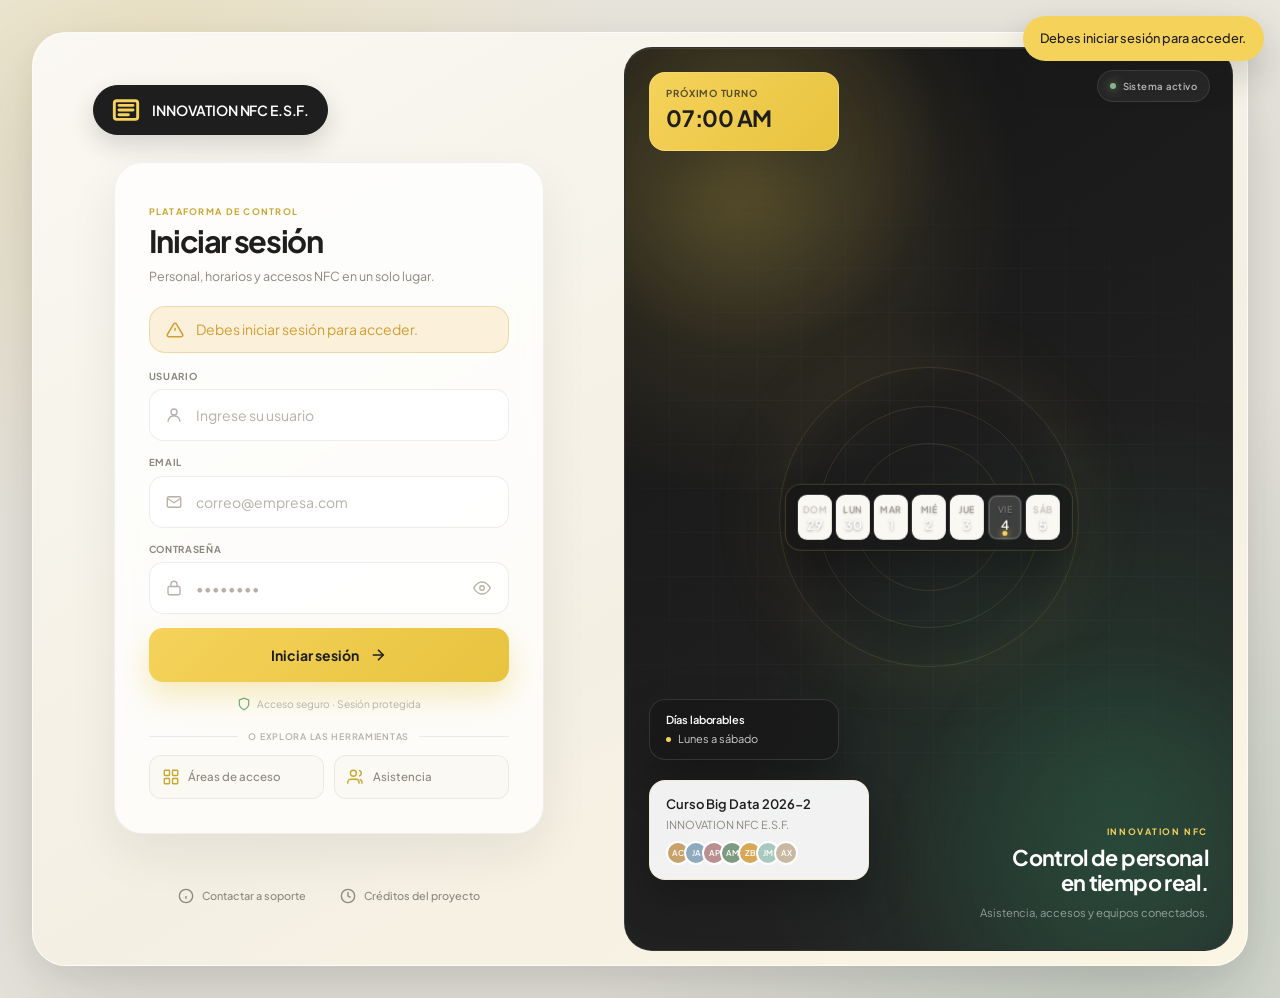
<file: dashboard.html>
<!DOCTYPE html>
<html lang="es">
<head>
  <meta charset="UTF-8">
  <meta name="viewport" content="width=device-width, initial-scale=1.0">
  <meta name="description" content="INNOVATION NFC E.S.F - Sistema de gestión de personal, asistencia y accesos">
  <meta name="theme-color" content="#FAF8F2">
  <title>INNOVATION NFC E.S.F — Sistema de gestión</title>

  <link rel="preconnect" href="https://fonts.googleapis.com">
  <link rel="preconnect" href="https://fonts.gstatic.com" crossorigin>
  <link href="https://fonts.googleapis.com/css2?family=Plus+Jakarta+Sans:wght@400;500;600;700;800&display=swap" rel="stylesheet">

  <link rel="stylesheet" href="css/styles.css">

  <link rel="icon" type="image/svg+xml" href="data:image/svg+xml,%3Csvg xmlns='http://www.w3.org/2000/svg' viewBox='0 0 32 32'%3E%3Crect width='32' height='32' rx='8' fill='%23F5D25A'/%3E%3Ctext x='16' y='22' font-family='Arial' font-size='16' font-weight='bold' text-anchor='middle' fill='%231E1E1E'%3EN%3C/text%3E%3C/svg%3E">
</head>
<body class="app-page">
  <a href="#view" class="skip-link">Saltar al contenido principal</a>

  <div class="app-shell">
    <!-- ===== Sidebar ===== -->
    <aside class="app-sidebar" id="app-sidebar" aria-label="Navegación del sistema">
      <div class="sidebar-brand">
        <span class="brand-mark" aria-hidden="true">N</span>
        <div class="brand-text">
          <strong>INNOVATION NFC</strong>
          <span>E.S.F · Gestión de personal</span>
        </div>
      </div>

      <div class="sidebar-period">
        <span class="status-dot" aria-hidden="true"></span>
        <div>
          <strong>Octubre 2026</strong>
          <span>Corte 30/10/2026</span>
        </div>
      </div>

      <nav class="sidebar-nav" id="sidebar-nav" aria-label="Módulos"></nav>

      <div class="sidebar-footer">
        <div class="sidebar-user">
          <span class="ui-avatar" id="sidebar-avatar" aria-hidden="true">NN</span>
          <div class="sidebar-user-text">
            <strong id="sidebar-user-name">—</strong>
            <span id="sidebar-user-role">—</span>
          </div>
        </div>
        <button type="button" class="sidebar-logout" id="sidebar-logout">
          <svg viewBox="0 0 24 24" fill="none" stroke="currentColor" stroke-width="1.8" aria-hidden="true">
            <path d="M9 21H5a2 2 0 0 1-2-2V5a2 2 0 0 1 2-2h4"/>
            <polyline points="16 17 21 12 16 7"/>
            <line x1="21" y1="12" x2="9" y2="12"/>
          </svg>
          <span>Cerrar sesión</span>
        </button>
      </div>
    </aside>

    <div class="sidebar-backdrop" id="sidebar-backdrop" hidden></div>

    <!-- ===== Main ===== -->
    <div class="app-main">
      <header class="app-topbar" role="banner">
        <div class="topbar-left">
          <button type="button" class="icon-btn menu-toggle" id="menu-toggle" aria-label="Abrir menú" aria-expanded="false">
            <svg viewBox="0 0 24 24" fill="none" stroke="currentColor" stroke-width="1.8" aria-hidden="true">
              <line x1="3" y1="6" x2="21" y2="6"/>
              <line x1="3" y1="12" x2="21" y2="12"/>
              <line x1="3" y1="18" x2="21" y2="18"/>
            </svg>
          </button>

          <div class="topbar-search">
            <svg viewBox="0 0 24 24" fill="none" stroke="currentColor" stroke-width="1.8" aria-hidden="true">
              <circle cx="11" cy="11" r="7"/>
              <line x1="21" y1="21" x2="16.65" y2="16.65"/>
            </svg>
            <input type="search" id="global-search" placeholder="Buscar en el módulo activo..." aria-label="Buscar en el módulo activo" autocomplete="off">
          </div>
        </div>

        <div class="topbar-right">
          <span class="sim-badge topbar-sim">Octubre 2026</span>
          <span class="topbar-clock" id="topbar-clock" aria-label="Hora actual">—</span>

          <div class="notification-wrap">
            <button type="button" class="icon-btn" id="notification-btn" aria-label="Notificaciones" aria-expanded="false">
              <svg viewBox="0 0 24 24" fill="none" stroke="currentColor" stroke-width="1.8" aria-hidden="true">
                <path d="M18 8A6 6 0 0 0 6 8c0 7-3 9-3 9h18s-3-2-3-9"/>
                <path d="M13.73 21a2 2 0 0 1-3.46 0"/>
              </svg>
              <span class="notification-count" id="notification-count" hidden>0</span>
            </button>
            <div class="notification-panel" id="notification-panel" hidden>
              <div class="notification-head">
                <strong>Notificaciones</strong>
                <span>Octubre 2026</span>
              </div>
              <div class="notification-body" id="notification-body"></div>
            </div>
          </div>

          <div class="user-menu" id="user-menu">
            <button type="button" class="user-menu-btn" id="user-menu-btn" aria-expanded="false" aria-haspopup="true">
              <span class="ui-avatar" id="topbar-avatar" aria-hidden="true">NN</span>
              <span class="user-menu-text">
                <strong id="topbar-user-name">—</strong>
                <small id="topbar-user-role">—</small>
              </span>
              <svg viewBox="0 0 24 24" fill="none" stroke="currentColor" stroke-width="1.8" aria-hidden="true">
                <polyline points="6 9 12 15 18 9"/>
              </svg>
            </button>
            <div class="user-dropdown" id="user-dropdown" hidden>
              <div class="dropdown-user">
                <strong id="dropdown-user-name">—</strong>
                <span id="dropdown-user-email">—</span>
              </div>
              <a href="#/configuracion" class="dropdown-item">
                <svg viewBox="0 0 24 24" fill="none" stroke="currentColor" stroke-width="1.8" aria-hidden="true"><circle cx="12" cy="12" r="3"/><path d="M19.4 15a1.65 1.65 0 0 0 .33 1.82l.06.06a2 2 0 1 1-2.83 2.83l-.06-.06a1.65 1.65 0 0 0-1.82-.33 1.65 1.65 0 0 0-1 1.51V21a2 2 0 0 1-4 0v-.09A1.65 1.65 0 0 0 9 19.4a1.65 1.65 0 0 0-1.82.33l-.06.06a2 2 0 1 1-2.83-2.83l.06-.06a1.65 1.65 0 0 0 .33-1.82 1.65 1.65 0 0 0-1.51-1H3a2 2 0 0 1 0-4h.09A1.65 1.65 0 0 0 4.6 9a1.65 1.65 0 0 0-.33-1.82l-.06-.06a2 2 0 1 1 2.83-2.83l.06.06a1.65 1.65 0 0 0 1.82.33H9a1.65 1.65 0 0 0 1-1.51V3a2 2 0 0 1 4 0v.09a1.65 1.65 0 0 0 1 1.51 1.65 1.65 0 0 0 1.82-.33l.06-.06a2 2 0 1 1 2.83 2.83l-.06.06a1.65 1.65 0 0 0-.33 1.82V9a1.65 1.65 0 0 0 1.51 1H21a2 2 0 0 1 0 4h-.09a1.65 1.65 0 0 0-1.51 1z"/></svg>
                <span>Configuración</span>
              </a>
              <a href="index.html" class="dropdown-item" id="login-link">
                <svg viewBox="0 0 24 24" fill="none" stroke="currentColor" stroke-width="1.8" aria-hidden="true"><path d="M3 9l9-7 9 7v11a2 2 0 0 1-2 2H5a2 2 0 0 1-2-2z"/><polyline points="9 22 9 12 15 12 15 22"/></svg>
                <span>Ir al login</span>
              </a>
              <div class="dropdown-divider"></div>
              <button type="button" class="dropdown-item danger" id="logout-btn">
                <svg viewBox="0 0 24 24" fill="none" stroke="currentColor" stroke-width="1.8" aria-hidden="true"><path d="M9 21H5a2 2 0 0 1-2-2V5a2 2 0 0 1 2-2h4"/><polyline points="16 17 21 12 16 7"/><line x1="21" y1="12" x2="9" y2="12"/></svg>
                <span>Cerrar sesión</span>
              </button>
            </div>
          </div>
        </div>
      </header>

      <main id="view" class="app-view" tabindex="-1"></main>

      <footer class="app-footer">
        <span>Octubre 2026 · Corte 2026-10-30</span>
        <span>INNOVATION NFC E.S.F</span>
      </footer>
    </div>
  </div>

  <div id="toast-container" class="toast-container" aria-live="polite" aria-atomic="true"></div>

  <script src="js/theme.js" defer></script>
  <script src="js/ui.js" defer></script>
  <script src="js/nfc-reader.js" defer></script>
  <script src="js/session.js" defer></script>
  <script src="vendor/chart.umd.min.js" defer></script>
  <script src="vendor/pptxgen.bundle.js" defer></script>
  <script src="js/chart-theme.js" defer></script>
  <script src="js/modules/panel.js" defer></script>
  <script src="js/modules/personal.js" defer></script>
  <script src="js/modules/horarios.js" defer></script>
  <script src="js/modules/perfiles.js" defer></script>
  <script src="js/modules/reportes.js" defer></script>
  <script src="js/modules/calendario.js" defer></script>
  <script src="js/modules/tickets.js" defer></script>
  <script src="js/modules/tarjetas.js" defer></script>
  <script src="js/modules/configuracion.js" defer></script>
  <script src="js/dashboard.js" defer></script>
</body>
</html>
</file>
<file: css/styles.css>
/* ========================================
   Main Stylesheet - Importa todos los módulos
   HR Management Dashboard
   ======================================== */

/* 1. Variables & Design Tokens */
@import './variables.css';

/* 2. Reset & Base */
@import './reset.css';

/* 3. Componentes Compartidos */
@import './components.css';

/* 4. Páginas Específicas */
@import './login.css?v=20261102-login';
@import './dashboard.css';
/* 5. Tema global carbón */
@import './theme-carbon.css';
</file>
